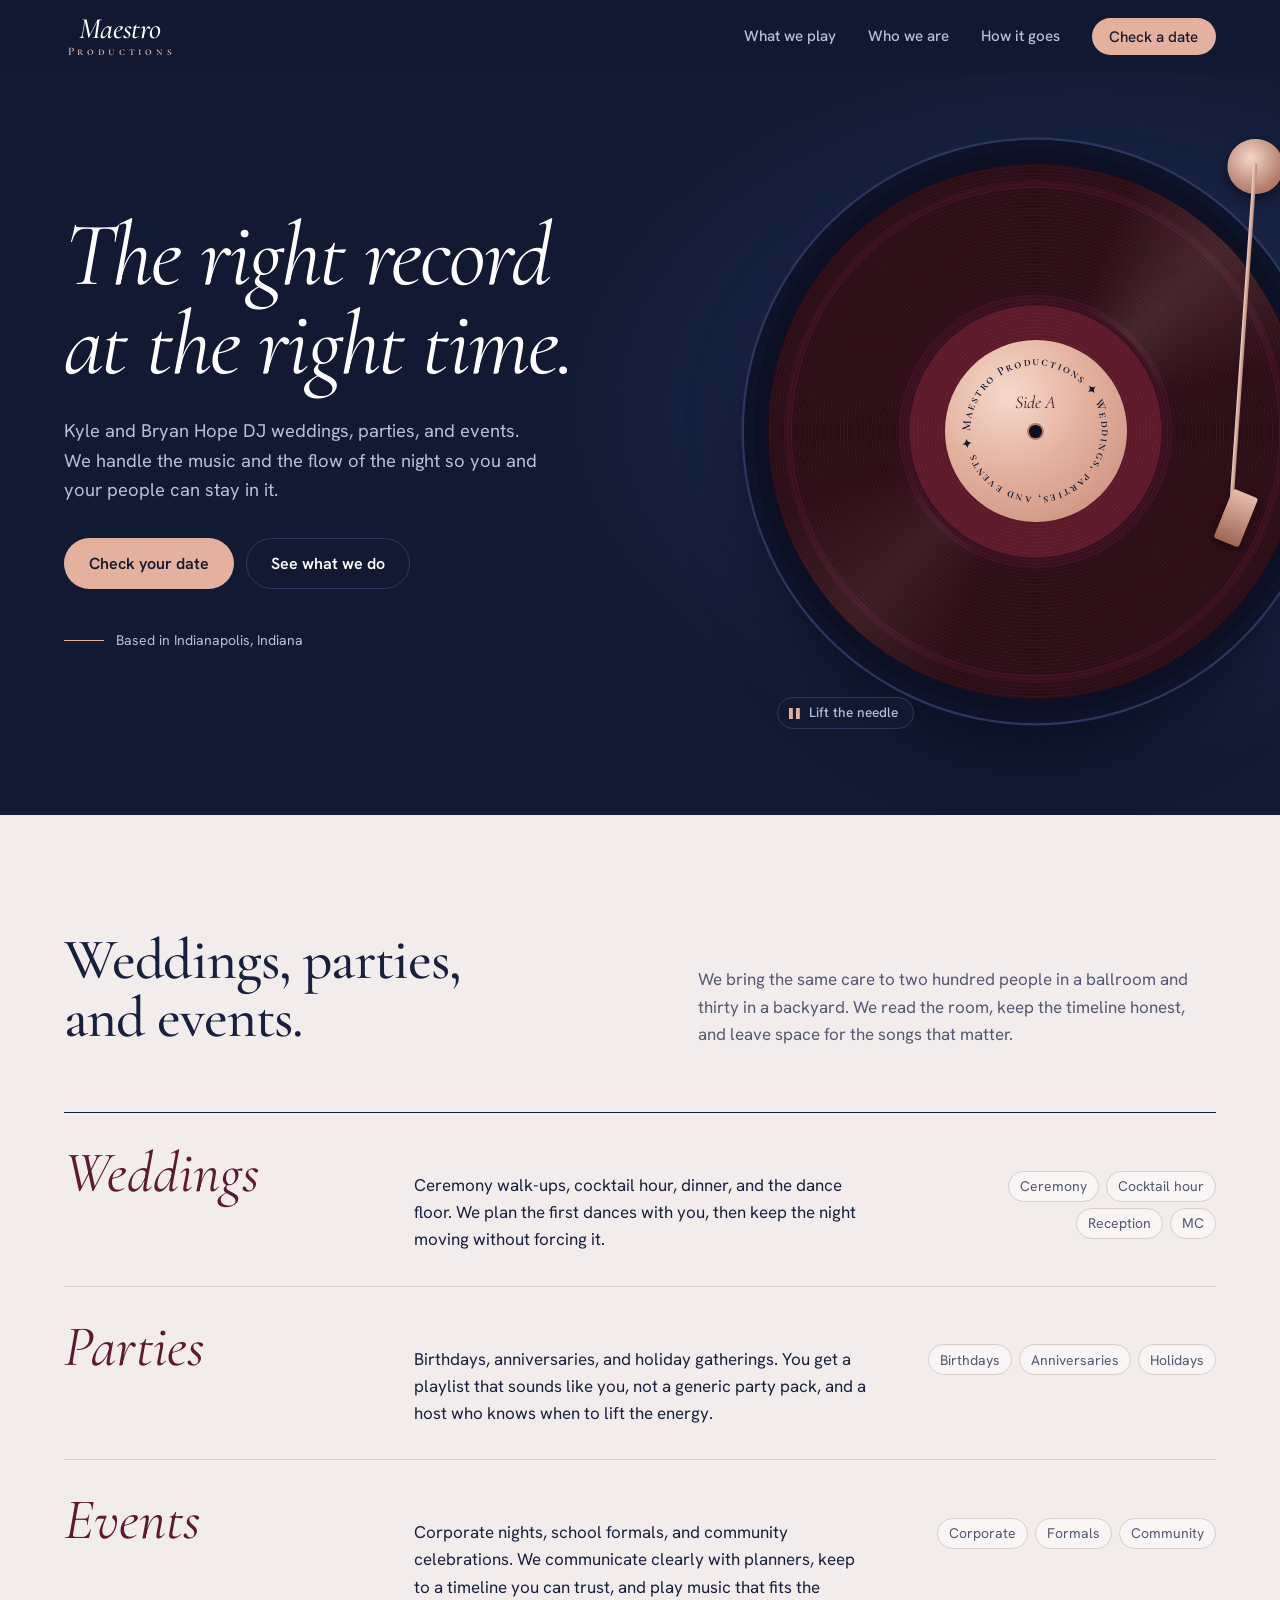
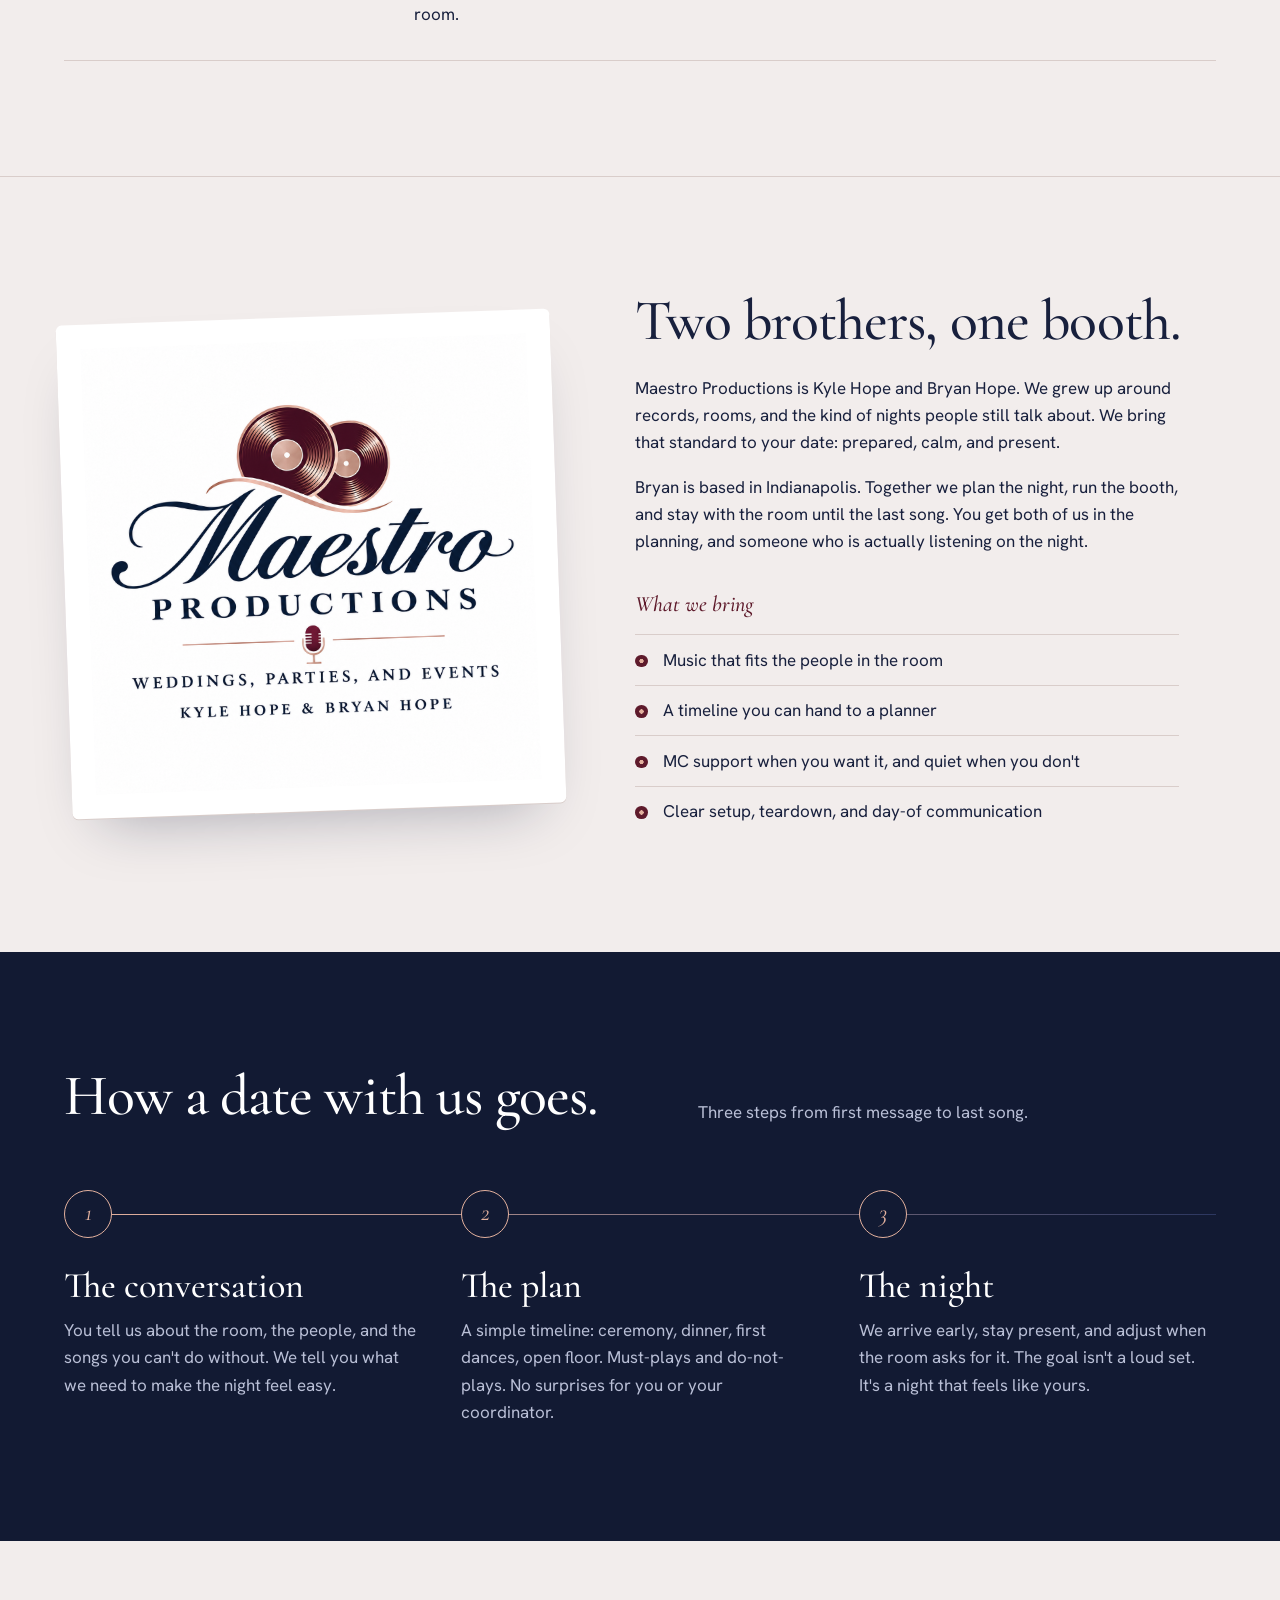
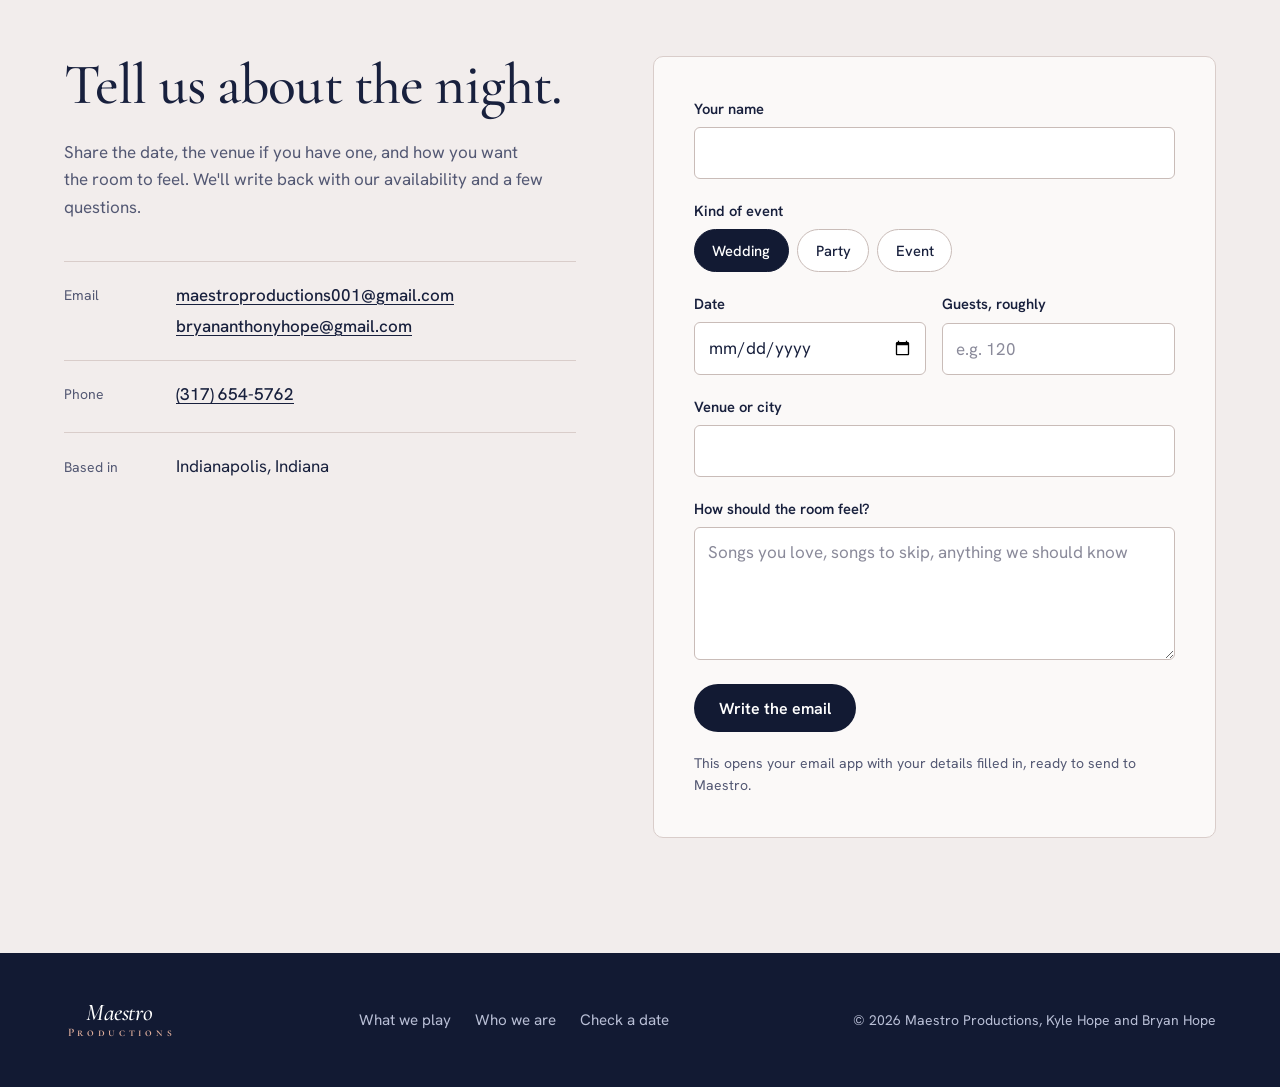
<file: index.html>
<!DOCTYPE html>
<html lang="en">

<head>
    <meta charset="UTF-8" />
    <meta name="viewport" content="width=device-width, initial-scale=1.0" />
    <title>Maestro Productions | DJs for weddings, parties, and events in Indianapolis</title>
    <meta name="description" content="Maestro Productions is Kyle Hope and Bryan Hope, DJs and MCs for weddings, parties, and events in Indianapolis and beyond." />
    <meta name="theme-color" content="#121a33" />
    <meta property="og:title" content="Maestro Productions" />
    <meta property="og:description" content="Kyle and Bryan Hope. Music and MC for weddings, parties, and events." />
    <meta property="og:image" content="logo.png" />
    <link rel="icon" href="favicon.svg" type="image/svg+xml" />
    <link rel="icon" href="favicon.png" type="image/png" />
    <link rel="preconnect" href="https://fonts.googleapis.com" />
    <link rel="preconnect" href="https://fonts.gstatic.com" crossorigin />
    <link href="https://fonts.googleapis.com/css2?family=Cormorant+Garamond:ital,wght@0,400;0,500;0,600;1,400;1,500&family=Cormorant+SC:wght@500;600&family=Hanken+Grotesk:wght@400;500;600&display=swap" rel="stylesheet" />
    <link rel="stylesheet" href="styles.css" />
</head>

<body>
    <a class="skip-link" href="#main">Skip to content</a>

    <header class="site-header" data-header>
        <div class="wrap bar">
            <a class="wordmark" href="#top" aria-label="Maestro Productions home">
                <span class="wordmark-script">Maestro</span>
                <span class="wordmark-caps">Productions</span>
            </a>
            <button class="nav-toggle" type="button" data-nav-toggle aria-expanded="false" aria-controls="site-nav" aria-label="Open menu">
                <span class="nav-toggle-bars"></span>
            </button>
            <nav id="site-nav" class="nav-panel" data-nav-panel aria-label="Main">
                <ul class="nav-links">
                    <li><a href="#services">What we play</a></li>
                    <li><a href="#about">Who we are</a></li>
                    <li><a href="#night">How it goes</a></li>
                    <li><a class="nav-cta" href="#contact">Check a date</a></li>
                </ul>
            </nav>
        </div>
    </header>

    <main id="main">
        <!-- Hero: the turntable -->
        <section class="hero" id="top">
            <div class="wrap hero-inner">
                <div class="hero-copy">
                    <h1 class="hero-title">The right record<br />at the right time.</h1>
                    <p class="hero-lede">Kyle and Bryan Hope DJ weddings, parties, and events. We handle the music and the flow of the night so you and your people can stay in it.</p>
                    <div class="btn-row">
                        <a class="btn btn-rose" href="#contact">Check your date</a>
                        <a class="btn btn-line" href="#services">See what we do</a>
                    </div>
                    <p class="hero-meta">Based in Indianapolis, Indiana</p>
                </div>

                <div class="deck" data-deck>
                    <div class="platter">
                        <div class="record" data-record aria-hidden="true">
                            <div class="record-label">
                                <svg viewBox="0 0 200 200" class="label-text">
                                    <defs>
                                        <path id="labelArc" d="M100,100 m-72,0 a72,72 0 1,1 144,0 a72,72 0 1,1 -144,0" />
                                    </defs>
                                    <text>
                                        <textPath href="#labelArc" startOffset="0" textLength="446" lengthAdjust="spacing">Maestro Productions ✦ Weddings, parties, and events ✦</textPath>
                                    </text>
                                </svg>
                                <span class="label-side">Side A</span>
                                <span class="label-hole"></span>
                            </div>
                        </div>
                        <div class="record-sheen" aria-hidden="true"></div>
                    </div>
                    <div class="tonearm" aria-hidden="true">
                        <span class="tonearm-pivot"></span>
                        <span class="tonearm-rod"></span>
                        <span class="tonearm-head"></span>
                    </div>
                    <button class="deck-toggle" type="button" data-deck-toggle aria-pressed="false">
                        <span class="deck-toggle-icon" aria-hidden="true"></span>
                        <span data-deck-toggle-text>Lift the needle</span>
                    </button>
                </div>
            </div>
        </section>

        <!-- Services as a tracklist -->
        <section class="section paper" id="services">
            <div class="wrap">
                <div class="section-head">
                    <h2 class="display">Weddings, parties, and events.</h2>
                    <p class="section-lede">We bring the same care to two hundred people in a ballroom and thirty in a backyard. We read the room, keep the timeline honest, and leave space for the songs that matter.</p>
                </div>

                <ul class="tracklist">
                    <li class="track">
                        <h3 class="track-name">Weddings</h3>
                        <p class="track-desc">Ceremony walk-ups, cocktail hour, dinner, and the dance floor. We plan the first dances with you, then keep the night moving without forcing it.</p>
                        <ul class="track-tags" aria-label="Wedding services include">
                            <li>Ceremony</li>
                            <li>Cocktail hour</li>
                            <li>Reception</li>
                            <li>MC</li>
                        </ul>
                    </li>
                    <li class="track">
                        <h3 class="track-name">Parties</h3>
                        <p class="track-desc">Birthdays, anniversaries, and holiday gatherings. You get a playlist that sounds like you, not a generic party pack, and a host who knows when to lift the energy.</p>
                        <ul class="track-tags" aria-label="Party types include">
                            <li>Birthdays</li>
                            <li>Anniversaries</li>
                            <li>Holidays</li>
                        </ul>
                    </li>
                    <li class="track">
                        <h3 class="track-name">Events</h3>
                        <p class="track-desc">Corporate nights, school formals, and community celebrations. We communicate clearly with planners, keep to a timeline you can trust, and play music that fits the room.</p>
                        <ul class="track-tags" aria-label="Event types include">
                            <li>Corporate</li>
                            <li>Formals</li>
                            <li>Community</li>
                        </ul>
                    </li>
                </ul>
            </div>
        </section>

        <!-- About -->
        <section class="section paper about" id="about">
            <div class="wrap about-grid">
                <figure class="sleeve">
                    <img src="logo.png" width="1254" height="1254" alt="The Maestro Productions logo: two burgundy vinyl records above a script Maestro wordmark, with a microphone and the names Kyle Hope and Bryan Hope." />
                </figure>
                <div class="about-copy">
                    <h2 class="display">Two brothers, one booth.</h2>
                    <p>Maestro Productions is Kyle Hope and Bryan Hope. We grew up around records, rooms, and the kind of nights people still talk about. We bring that standard to your date: prepared, calm, and present.</p>
                    <p>Bryan is based in Indianapolis. Together we plan the night, run the booth, and stay with the room until the last song. You get both of us in the planning, and someone who is actually listening on the night.</p>
                    <h3 class="list-title">What we bring</h3>
                    <ul class="bring">
                        <li>Music that fits the people in the room</li>
                        <li>A timeline you can hand to a planner</li>
                        <li>MC support when you want it, and quiet when you don't</li>
                        <li>Clear setup, teardown, and day-of communication</li>
                    </ul>
                </div>
            </div>
        </section>

        <!-- The night: a real sequence -->
        <section class="section night" id="night">
            <div class="wrap">
                <div class="section-head">
                    <h2 class="display">How a date with us goes.</h2>
                    <p class="section-lede">Three steps from first message to last song.</p>
                </div>
                <ol class="timeline">
                    <li class="stop">
                        <span class="stop-num">1</span>
                        <h3>The conversation</h3>
                        <p>You tell us about the room, the people, and the songs you can't do without. We tell you what we need to make the night feel easy.</p>
                    </li>
                    <li class="stop">
                        <span class="stop-num">2</span>
                        <h3>The plan</h3>
                        <p>A simple timeline: ceremony, dinner, first dances, open floor. Must-plays and do-not-plays. No surprises for you or your coordinator.</p>
                    </li>
                    <li class="stop">
                        <span class="stop-num">3</span>
                        <h3>The night</h3>
                        <p>We arrive early, stay present, and adjust when the room asks for it. The goal isn't a loud set. It's a night that feels like yours.</p>
                    </li>
                </ol>
            </div>
        </section>

        <!-- Contact -->
        <section class="section paper contact" id="contact">
            <div class="wrap contact-grid">
                <div class="contact-intro">
                    <h2 class="display">Tell us about the night.</h2>
                    <p>Share the date, the venue if you have one, and how you want the room to feel. We'll write back with our availability and a few questions.</p>
                    <dl class="reach">
                        <div>
                            <dt>Email</dt>
                            <dd><a href="mailto:maestroproductions001@gmail.com?subject=Maestro%20Productions%20inquiry">maestroproductions001@gmail.com</a></dd>
                            <dd><a href="mailto:bryananthonyhope@gmail.com?subject=Maestro%20Productions%20inquiry">bryananthonyhope@gmail.com</a></dd>
                        </div>
                        <div>
                            <dt>Phone</dt>
                            <dd><a href="tel:+13176545762">(317) 654-5762</a></dd>
                        </div>
                        <div>
                            <dt>Based in</dt>
                            <dd>Indianapolis, Indiana</dd>
                        </div>
                    </dl>
                </div>

                <form class="inquiry" data-inquiry novalidate>
                    <div class="field">
                        <label for="f-name">Your name</label>
                        <input id="f-name" name="name" type="text" autocomplete="name" required aria-describedby="f-name-err" />
                        <p class="field-error" id="f-name-err" hidden>Enter your name so we know who to write back to.</p>
                    </div>
                    <fieldset class="field">
                        <legend>Kind of event</legend>
                        <div class="choice-row">
                            <label class="choice"><input type="radio" name="type" value="Wedding" checked /><span>Wedding</span></label>
                            <label class="choice"><input type="radio" name="type" value="Party" /><span>Party</span></label>
                            <label class="choice"><input type="radio" name="type" value="Event" /><span>Event</span></label>
                        </div>
                    </fieldset>
                    <div class="field-pair">
                        <div class="field">
                            <label for="f-date">Date</label>
                            <input id="f-date" name="date" type="date" />
                        </div>
                        <div class="field">
                            <label for="f-guests">Guests, roughly</label>
                            <input id="f-guests" name="guests" type="text" inputmode="numeric" placeholder="e.g. 120" />
                        </div>
                    </div>
                    <div class="field">
                        <label for="f-venue">Venue or city</label>
                        <input id="f-venue" name="venue" type="text" />
                    </div>
                    <div class="field">
                        <label for="f-notes">How should the room feel?</label>
                        <textarea id="f-notes" name="notes" rows="4" placeholder="Songs you love, songs to skip, anything we should know"></textarea>
                    </div>
                    <button class="btn btn-navy" type="submit">Write the email</button>
                    <p class="form-note">This opens your email app with your details filled in, ready to send to Maestro.</p>
                </form>
            </div>
        </section>
    </main>

    <footer class="site-footer">
        <div class="wrap footer-row">
            <a class="wordmark wordmark-small" href="#top" aria-label="Back to top">
                <span class="wordmark-script">Maestro</span>
                <span class="wordmark-caps">Productions</span>
            </a>
            <nav aria-label="Footer">
                <a href="#services">What we play</a>
                <a href="#about">Who we are</a>
                <a href="#contact">Check a date</a>
            </nav>
            <p class="footer-copy">© <span data-year></span> Maestro Productions, Kyle Hope and Bryan Hope</p>
        </div>
    </footer>

    <script src="script.js"></script>
</body>

</html>
</file>
<file: styles.css>
/* ==========================================================================
   Maestro Productions
   Palette pulled from the logo: navy wordmark, burgundy vinyl, rose-gold trim.
   ========================================================================== */

:root {
  --night: #121a33;
  --night-2: #1a2446;
  --night-line: #2c3760;
  --ink: #18203d;
  --paper: #f2edec;
  --paper-2: #e9e1df;
  --paper-line: #d9cdca;
  --rose: #e3b19e;
  --rose-soft: #f1d4c8;
  --rose-ink: #8a4a3c;
  --wine: #5e1a2b;
  --wine-deep: #2d0d16;
  --muted: #535873;
  --mist: #b9bfd6;

  --serif: "Cormorant Garamond", "Iowan Old Style", Georgia, serif;
  --caps: "Cormorant SC", "Cormorant Garamond", Georgia, serif;
  --sans: "Hanken Grotesk", "Helvetica Neue", Arial, sans-serif;

  /* Type scale, ratio ~1.333 */
  --step--1: 0.875rem;
  --step-0: 1.0625rem;
  --step-1: 1.375rem;
  --step-2: clamp(1.75rem, 1.4rem + 1.2vw, 2.25rem);
  --step-3: clamp(2.4rem, 1.8rem + 2.4vw, 3.6rem);
  --step-4: clamp(3rem, 2rem + 4.6vw, 6rem);

  --ease: cubic-bezier(0.2, 0.7, 0.2, 1);
}

*,
*::before,
*::after {
  box-sizing: border-box;
}

html {
  scroll-behavior: smooth;
  scroll-padding-top: 5rem;
}

body {
  margin: 0;
  font-family: var(--sans);
  font-size: var(--step-0);
  line-height: 1.6;
  color: var(--ink);
  background: var(--night);
  -webkit-font-smoothing: antialiased;
}

body.nav-open {
  overflow: hidden;
}

img {
  max-width: 100%;
  height: auto;
  display: block;
}

a {
  color: inherit;
  text-underline-offset: 0.2em;
  text-decoration-thickness: 1px;
}

:focus-visible {
  outline: 2px solid var(--rose);
  outline-offset: 3px;
}

.paper :focus-visible {
  outline-color: var(--wine);
}

h1,
h2,
h3 {
  margin: 0;
}

p {
  margin: 0 0 1em;
}

.skip-link {
  position: absolute;
  left: 1rem;
  top: -4rem;
  z-index: 100;
  padding: 0.6rem 0.9rem;
  background: var(--rose);
  color: var(--night);
  text-decoration: none;
  border-radius: 4px;
}

.skip-link:focus {
  top: 1rem;
}

.wrap {
  width: min(100% - 2.5rem, 72rem);
  margin-inline: auto;
}

/* ---------- Wordmark (echoes the logo lockup) ---------- */

.wordmark {
  display: inline-flex;
  flex-direction: column;
  align-items: center;
  text-decoration: none;
  color: #fff;
  line-height: 1;
}

.wordmark-script {
  font-family: var(--serif);
  font-style: italic;
  font-weight: 500;
  font-size: 1.85rem;
  letter-spacing: -0.01em;
}

.wordmark-caps {
  font-family: var(--caps);
  font-weight: 600;
  font-size: 0.72rem;
  letter-spacing: 0.32em;
  margin-top: 0.15rem;
  padding-left: 0.32em;
  color: var(--rose);
}

/* ---------- Header ---------- */

.site-header {
  position: sticky;
  top: 0;
  z-index: 50;
  background: color-mix(in srgb, var(--night) 88%, transparent);
  backdrop-filter: blur(10px);
  -webkit-backdrop-filter: blur(10px);
  border-bottom: 1px solid transparent;
  transition: border-color 200ms ease;
}

.site-header.is-scrolled {
  border-bottom-color: var(--night-line);
}

.bar {
  display: flex;
  align-items: center;
  justify-content: space-between;
  min-height: 4.5rem;
}

.nav-links {
  list-style: none;
  margin: 0;
  padding: 0;
  display: flex;
  align-items: center;
  gap: 2rem;
}

.nav-links a {
  color: var(--mist);
  text-decoration: none;
  font-size: 0.95rem;
  font-weight: 500;
}

.nav-links a:hover {
  color: #fff;
}

.nav-links .nav-cta {
  color: var(--night);
  background: var(--rose);
  padding: 0.55rem 1.1rem;
  border-radius: 999px;
}

.nav-links .nav-cta:hover {
  color: var(--night);
  background: var(--rose-soft);
}

.nav-toggle {
  display: none;
}

/* ---------- Buttons ---------- */

.btn-row {
  display: flex;
  flex-wrap: wrap;
  gap: 0.75rem;
}

.btn {
  display: inline-flex;
  align-items: center;
  justify-content: center;
  min-height: 3rem;
  padding: 0.75rem 1.5rem;
  border-radius: 999px;
  font-family: var(--sans);
  font-size: 1rem;
  font-weight: 600;
  text-decoration: none;
  border: 1px solid transparent;
  cursor: pointer;
  transition: background-color 160ms ease, color 160ms ease, border-color 160ms ease;
}

.btn-rose {
  background: var(--rose);
  color: var(--night);
}

.btn-rose:hover {
  background: var(--rose-soft);
}

.btn-line {
  color: #fff;
  border-color: var(--night-line);
}

.btn-line:hover {
  border-color: var(--rose);
  color: var(--rose-soft);
}

.btn-navy {
  background: var(--night);
  color: #fff;
}

.btn-navy:hover {
  background: var(--wine);
}

/* ==========================================================================
   Hero + turntable
   ========================================================================== */

.hero {
  position: relative;
  overflow: hidden;
  color: #fff;
  padding: clamp(3rem, 6vw, 6rem) 0 clamp(4rem, 8vw, 7rem);
  background:
    radial-gradient(ellipse 60% 70% at 85% 45%, #23305c 0%, transparent 70%),
    var(--night);
}

.hero-inner {
  display: grid;
  grid-template-columns: minmax(0, 1fr) minmax(0, 1fr);
  align-items: center;
  gap: 2rem;
}

.hero-copy {
  position: relative;
  z-index: 2;
}

.hero-title {
  font-family: var(--serif);
  font-style: italic;
  font-weight: 400;
  font-size: var(--step-4);
  line-height: 0.98;
  letter-spacing: -0.02em;
  margin-bottom: 1.75rem;
  text-wrap: balance;
}

.hero-lede {
  max-width: 30rem;
  color: var(--mist);
  font-size: 1.15rem;
  margin-bottom: 2rem;
}

.hero-meta {
  margin: 2.5rem 0 0;
  font-size: var(--step--1);
  color: var(--mist);
  display: flex;
  align-items: center;
  gap: 0.75rem;
}

.hero-meta::before {
  content: "";
  width: 2.5rem;
  height: 1px;
  background: var(--rose);
}

/* Deck */

.deck {
  --size: clamp(19rem, 44vw, 38rem);
  position: relative;
  width: var(--size);
  aspect-ratio: 1;
  justify-self: end;
  margin-right: calc(var(--size) * -0.18);
}

.platter {
  position: absolute;
  inset: 0;
  border-radius: 50%;
  background: #0b1024;
  box-shadow:
    0 0 0 calc(var(--size) * 0.018) #0d1329,
    0 0 0 calc(var(--size) * 0.022) var(--night-line),
    0 40px 80px -20px rgba(3, 6, 18, 0.8);
}

.record {
  position: absolute;
  inset: 2.5%;
  border-radius: 50%;
  background:
    repeating-radial-gradient(circle at 50% 50%,
      rgba(255, 255, 255, 0) 0,
      rgba(255, 255, 255, 0) 2px,
      rgba(255, 255, 255, 0.035) 2.5px,
      rgba(255, 255, 255, 0) 3.5px),
    radial-gradient(circle at 50% 50%,
      var(--wine) 0 33%,
      #3a1020 33.5% 36%,
      var(--wine-deep) 36.5% 64%,
      #3a1020 64.5% 66%,
      var(--wine-deep) 66.5% 97%,
      #6f3a3a 97.5% 98.6%,
      var(--wine-deep) 99%);
  animation: spin 3.6s linear infinite;
  animation-play-state: paused;
}

.deck.is-playing .record {
  animation-play-state: running;
}

.record-label {
  position: absolute;
  inset: 33%;
  border-radius: 50%;
  background:
    radial-gradient(circle at 35% 30%, #f6d9cc 0%, var(--rose) 45%, #c58a76 100%);
  display: grid;
  place-items: center;
  color: var(--night);
}

.label-text {
  position: absolute;
  inset: 0;
  width: 100%;
  height: 100%;
}

.label-text text {
  font-family: var(--caps);
  font-weight: 600;
  font-size: 13.5px;
  letter-spacing: 2.4px;
  fill: var(--night);
}

.label-side {
  position: absolute;
  top: 26%;
  font-family: var(--serif);
  font-style: italic;
  font-size: calc(var(--size) * 0.032);
  color: var(--wine);
}

.label-hole {
  width: 7%;
  aspect-ratio: 1;
  border-radius: 50%;
  background: #0b1024;
  box-shadow: 0 0 0 2px #b77d6a;
}

/* Fixed light reflection: it stays put while the record turns, like the real thing */
.record-sheen {
  position: absolute;
  inset: 2.5%;
  border-radius: 50%;
  pointer-events: none;
  background:
    conic-gradient(from 20deg at 50% 50%,
      transparent 0deg,
      rgba(255, 220, 205, 0.12) 25deg,
      transparent 55deg,
      transparent 180deg,
      rgba(255, 220, 205, 0.08) 205deg,
      transparent 235deg);
  mask: radial-gradient(circle, transparent 34%, #000 35%);
  -webkit-mask: radial-gradient(circle, transparent 34%, #000 35%);
}

/* Tonearm */

.tonearm {
  position: absolute;
  top: -2%;
  right: 4%;
  width: 14%;
  height: 72%;
  transform-origin: 50% 7%;
  transform: rotate(-26deg);
  transition: transform 900ms var(--ease);
  z-index: 3;
}

.deck.is-playing .tonearm {
  transform: rotate(4deg);
}

.tonearm-pivot {
  position: absolute;
  top: 0;
  left: 50%;
  width: 70%;
  aspect-ratio: 1;
  transform: translateX(-50%);
  border-radius: 50%;
  background: radial-gradient(circle at 40% 35%, #f3d6c9, #b17a68 70%);
  box-shadow: 0 6px 14px rgba(0, 0, 0, 0.45);
}

.tonearm-rod {
  position: absolute;
  top: 6%;
  left: calc(50% - 2px);
  width: 4px;
  height: 84%;
  border-radius: 2px;
  background: linear-gradient(90deg, #f1d4c8, #b98472);
}

.tonearm-head {
  position: absolute;
  bottom: 0;
  left: 50%;
  width: 34%;
  height: 13%;
  transform: translateX(-30%) rotate(18deg);
  border-radius: 3px;
  background: linear-gradient(180deg, #e6bba9, #9e6555);
  box-shadow: 0 4px 10px rgba(0, 0, 0, 0.4);
}

.deck-toggle {
  position: absolute;
  left: 4%;
  bottom: -1rem;
  z-index: 4;
  display: inline-flex;
  align-items: center;
  gap: 0.55rem;
  padding: 0.5rem 0.95rem 0.5rem 0.7rem;
  border-radius: 999px;
  border: 1px solid var(--night-line);
  background: rgba(18, 26, 51, 0.85);
  color: var(--mist);
  font: 500 0.85rem/1 var(--sans);
  cursor: pointer;
}

.deck-toggle:hover {
  color: #fff;
  border-color: var(--rose);
}

.deck-toggle-icon {
  width: 0.7rem;
  height: 0.7rem;
  background:
    linear-gradient(var(--rose), var(--rose)) left / 35% 100% no-repeat,
    linear-gradient(var(--rose), var(--rose)) right / 35% 100% no-repeat;
}

.deck-toggle[aria-pressed="true"] .deck-toggle-icon {
  background: var(--rose);
  clip-path: polygon(10% 0, 100% 50%, 10% 100%);
}

@keyframes spin {
  to {
    transform: rotate(360deg);
  }
}

/* ==========================================================================
   Paper sections
   ========================================================================== */

.section {
  padding: clamp(4.5rem, 9vw, 8rem) 0;
}

.paper {
  background: var(--paper);
  color: var(--ink);
}

.paper + .paper {
  border-top: 1px solid var(--paper-line);
}

.section-head {
  display: grid;
  grid-template-columns: minmax(0, 1.1fr) minmax(0, 1fr);
  gap: 1.5rem 4rem;
  align-items: end;
  margin-bottom: clamp(2.5rem, 5vw, 4rem);
}

.display {
  font-family: var(--serif);
  font-weight: 500;
  font-size: var(--step-3);
  line-height: 1.02;
  letter-spacing: -0.015em;
  text-wrap: balance;
}

.section-lede {
  max-width: 34rem;
  margin: 0;
  color: var(--muted);
}

/* Tracklist */

.tracklist {
  list-style: none;
  margin: 0;
  padding: 0;
  border-top: 1px solid var(--ink);
}

.track {
  display: grid;
  grid-template-columns: minmax(10rem, 1fr) minmax(0, 1.5fr) minmax(12rem, 1fr);
  gap: 1rem 3rem;
  align-items: baseline;
  padding: 2rem 0;
  border-bottom: 1px solid var(--paper-line);
}

.track-name {
  font-family: var(--serif);
  font-style: italic;
  font-weight: 400;
  font-size: var(--step-3);
  line-height: 1;
  color: var(--wine);
}

.track-desc {
  margin: 0;
  max-width: 36rem;
}

.track-tags {
  list-style: none;
  margin: 0;
  padding: 0;
  display: flex;
  flex-wrap: wrap;
  gap: 0.4rem;
  justify-content: flex-end;
}

.track-tags li {
  font-size: var(--step--1);
  padding: 0.2rem 0.7rem;
  border: 1px solid var(--paper-line);
  border-radius: 999px;
  color: var(--muted);
  background: #f8f5f4;
}

/* About */

.about-grid {
  display: grid;
  grid-template-columns: minmax(0, 0.85fr) minmax(0, 1fr);
  gap: clamp(2.5rem, 6vw, 6rem);
  align-items: center;
}

.sleeve {
  margin: 0;
  background: #fff;
  border-radius: 6px;
  padding: 1.5rem;
  box-shadow:
    0 1px 0 var(--paper-line),
    0 30px 60px -30px rgba(24, 32, 61, 0.35);
  transform: rotate(-2deg);
}

.about-copy .display {
  margin-bottom: 1.5rem;
}

.about-copy p {
  max-width: 34rem;
}

.list-title {
  font-family: var(--serif);
  font-style: italic;
  font-weight: 500;
  font-size: var(--step-1);
  margin: 2rem 0 0.75rem;
  color: var(--wine);
}

.bring {
  list-style: none;
  margin: 0;
  padding: 0;
  max-width: 34rem;
}

.bring li {
  position: relative;
  padding: 0.7rem 0 0.7rem 1.75rem;
  border-top: 1px solid var(--paper-line);
}

.bring li::before {
  content: "";
  position: absolute;
  left: 0;
  top: 1.2rem;
  width: 0.8rem;
  height: 0.8rem;
  border-radius: 50%;
  background: radial-gradient(circle, var(--rose) 0 22%, var(--wine) 26%);
}

/* ==========================================================================
   The night: timeline
   ========================================================================== */

.night {
  color: #fff;
  background: var(--night);
}

.night .section-lede {
  color: var(--mist);
}

.timeline {
  list-style: none;
  margin: 0;
  padding: 0;
  display: grid;
  grid-template-columns: repeat(3, minmax(0, 1fr));
  gap: 2.5rem;
  position: relative;
}

.timeline::before {
  content: "";
  position: absolute;
  top: 1.5rem;
  left: 1.5rem;
  right: 0;
  height: 1px;
  background: linear-gradient(90deg, var(--rose), var(--night-line));
}

.stop {
  position: relative;
}

.stop-num {
  position: relative;
  display: grid;
  place-items: center;
  width: 3rem;
  height: 3rem;
  border-radius: 50%;
  border: 1px solid var(--rose);
  background: var(--night);
  color: var(--rose);
  font-family: var(--serif);
  font-style: italic;
  font-size: 1.5rem;
  margin-bottom: 1.75rem;
}

.stop h3 {
  font-family: var(--serif);
  font-weight: 500;
  font-size: var(--step-2);
  line-height: 1.1;
  margin-bottom: 0.75rem;
}

.stop p {
  color: var(--mist);
  max-width: 22rem;
  margin: 0;
}

/* ==========================================================================
   Contact
   ========================================================================== */

.contact-grid {
  display: grid;
  grid-template-columns: minmax(0, 1fr) minmax(0, 1.1fr);
  gap: clamp(2.5rem, 6vw, 6rem);
  align-items: start;
}

.contact-intro .display {
  margin-bottom: 1.5rem;
}

.contact-intro > p {
  max-width: 30rem;
  color: var(--muted);
}

.reach {
  margin: 2.5rem 0 0;
  display: grid;
  gap: 1.25rem;
}

.reach div {
  display: grid;
  grid-template-columns: 6rem 1fr;
  gap: 0.25rem 1rem;
  padding-top: 1.25rem;
  border-top: 1px solid var(--paper-line);
}

.reach dt {
  grid-row: span 2;
  font-size: var(--step--1);
  color: var(--muted);
  padding-top: 0.15rem;
}

.reach dd {
  margin: 0;
  grid-column: 2;
  overflow-wrap: anywhere;
}

.reach a {
  color: var(--ink);
  font-weight: 500;
}

.reach a:hover {
  color: var(--rose-ink);
}

/* Form */

.inquiry {
  background: #fbf9f8;
  border: 1px solid var(--paper-line);
  border-radius: 10px;
  padding: clamp(1.5rem, 4vw, 2.5rem);
  display: grid;
  gap: 1.25rem;
}

.field {
  display: grid;
  gap: 0.4rem;
  margin: 0;
  padding: 0;
  border: 0;
  min-width: 0;
}

.field label,
.field legend {
  font-size: 0.92rem;
  font-weight: 600;
  padding: 0;
}

.field legend {
  margin-bottom: 0.4rem;
}

.field input[type="text"],
.field input[type="date"],
.field textarea {
  width: 100%;
  font: inherit;
  color: var(--ink);
  background: #fff;
  border: 1px solid #c9bcb8;
  border-radius: 6px;
  padding: 0.7rem 0.8rem;
  min-height: 2.9rem;
}

.field textarea {
  resize: vertical;
}

.field input::placeholder,
.field textarea::placeholder {
  color: #8a8a9a;
}

.field input:focus-visible,
.field textarea:focus-visible {
  outline: 2px solid var(--wine);
  outline-offset: 0;
  border-color: var(--wine);
}

.field input[aria-invalid="true"] {
  border-color: #a12a3a;
}

.field-error {
  margin: 0;
  font-size: var(--step--1);
  color: #a12a3a;
}

.field-pair {
  display: grid;
  grid-template-columns: 1fr 1fr;
  gap: 1rem;
}

.choice-row {
  display: flex;
  flex-wrap: wrap;
  gap: 0.5rem;
}

.choice {
  position: relative;
  cursor: pointer;
}

.choice input {
  position: absolute;
  opacity: 0;
  inset: 0;
  margin: 0;
  cursor: pointer;
}

.choice span {
  display: inline-block;
  padding: 0.55rem 1.1rem;
  border: 1px solid #c9bcb8;
  border-radius: 999px;
  background: #fff;
  font-weight: 500;
  transition: background-color 140ms ease, color 140ms ease, border-color 140ms ease;
}

.choice input:checked + span {
  background: var(--night);
  border-color: var(--night);
  color: #fff;
}

.choice input:focus-visible + span {
  outline: 2px solid var(--wine);
  outline-offset: 2px;
}

.inquiry .btn {
  justify-self: start;
  margin-top: 0.25rem;
}

.form-note {
  margin: 0;
  font-size: var(--step--1);
  color: var(--muted);
}

/* ==========================================================================
   Footer
   ========================================================================== */

.site-footer {
  color: var(--mist);
  background: var(--night);
  padding: 3rem 0;
}

.footer-row {
  display: grid;
  grid-template-columns: auto 1fr auto;
  align-items: center;
  gap: 1.5rem 3rem;
}

.site-footer nav {
  display: flex;
  flex-wrap: wrap;
  gap: 1.5rem;
  justify-content: center;
}

.site-footer nav a {
  text-decoration: none;
  font-size: 0.95rem;
}

.site-footer nav a:hover {
  color: #fff;
}

.footer-copy {
  margin: 0;
  font-size: var(--step--1);
}

.wordmark-small .wordmark-script {
  font-size: 1.5rem;
}

/* 404 */

.lost {
  min-height: 100vh;
  display: grid;
  place-items: center;
  text-align: center;
  color: #fff;
  background: var(--night);
}

.lost .display {
  font-style: italic;
  font-weight: 400;
  margin: 1.5rem 0 1rem;
}

.lost p {
  color: var(--mist);
}

/* ==========================================================================
   Responsive
   ========================================================================== */

@media (max-width: 960px) {
  .track {
    grid-template-columns: 1fr 1.6fr;
  }

  .track-tags {
    grid-column: 2;
    justify-content: flex-start;
  }

  .section-head {
    grid-template-columns: 1fr;
  }
}

@media (max-width: 820px) {
  .nav-toggle {
    display: inline-grid;
    place-items: center;
    width: 2.75rem;
    height: 2.75rem;
    border: 1px solid var(--night-line);
    border-radius: 50%;
    background: transparent;
    cursor: pointer;
  }

  .nav-toggle-bars,
  .nav-toggle-bars::before,
  .nav-toggle-bars::after {
    display: block;
    width: 1.1rem;
    height: 1.5px;
    background: #fff;
    transition: transform 200ms ease, background-color 200ms ease;
  }

  .nav-toggle-bars {
    position: relative;
  }

  .nav-toggle-bars::before,
  .nav-toggle-bars::after {
    content: "";
    position: absolute;
    left: 0;
  }

  .nav-toggle-bars::before {
    top: -6px;
  }

  .nav-toggle-bars::after {
    top: 6px;
  }

  .nav-toggle[aria-expanded="true"] .nav-toggle-bars {
    background: transparent;
  }

  .nav-toggle[aria-expanded="true"] .nav-toggle-bars::before {
    transform: translateY(6px) rotate(45deg);
  }

  .nav-toggle[aria-expanded="true"] .nav-toggle-bars::after {
    transform: translateY(-6px) rotate(-45deg);
  }

  .nav-panel {
    position: fixed;
    inset: 4.5rem 0 0;
    background: var(--night);
    padding: 2rem 1.25rem;
    display: none;
  }

  .nav-panel.is-open {
    display: block;
  }

  .nav-links {
    flex-direction: column;
    align-items: stretch;
    gap: 0;
  }

  .nav-links a {
    display: block;
    padding: 1rem 0;
    border-bottom: 1px solid var(--night-line);
    font-family: var(--serif);
    font-size: 1.75rem;
    color: #fff;
  }

  .nav-links .nav-cta {
    margin-top: 1.5rem;
    text-align: center;
    font-family: var(--sans);
    font-size: 1rem;
    padding: 0.9rem;
  }

  .hero-inner {
    grid-template-columns: 1fr;
  }

  .deck {
    --size: min(74vw, 22rem);
    order: -1;
    justify-self: center;
    margin: 0 0 1.5rem;
  }

  .about-grid,
  .contact-grid {
    grid-template-columns: 1fr;
  }

  .sleeve {
    max-width: 22rem;
  }

  .timeline {
    grid-template-columns: 1fr;
    gap: 2.25rem;
  }

  .timeline::before {
    top: 1.5rem;
    bottom: 1.5rem;
    left: 1.5rem;
    right: auto;
    width: 1px;
    height: auto;
    background: linear-gradient(180deg, var(--rose), var(--night-line));
  }

  .stop {
    padding-left: 4.5rem;
  }

  .stop-num {
    position: absolute;
    left: 0;
    top: 0;
    margin: 0;
  }

  .footer-row {
    grid-template-columns: 1fr;
    justify-items: start;
  }

  .site-footer nav {
    justify-content: flex-start;
  }
}

@media (max-width: 560px) {
  .track {
    grid-template-columns: 1fr;
    gap: 0.75rem;
  }

  .track-tags {
    grid-column: auto;
  }

  .field-pair {
    grid-template-columns: 1fr;
  }

  .reach div {
    grid-template-columns: 1fr;
  }

  .reach dt {
    grid-row: auto;
  }

  .reach dd {
    grid-column: 1;
  }
}

@media (prefers-reduced-motion: reduce) {
  html {
    scroll-behavior: auto;
  }

  .record {
    animation: none;
  }

  .tonearm {
    transition: none;
  }

  .deck-toggle {
    display: none;
  }
}
</file>
